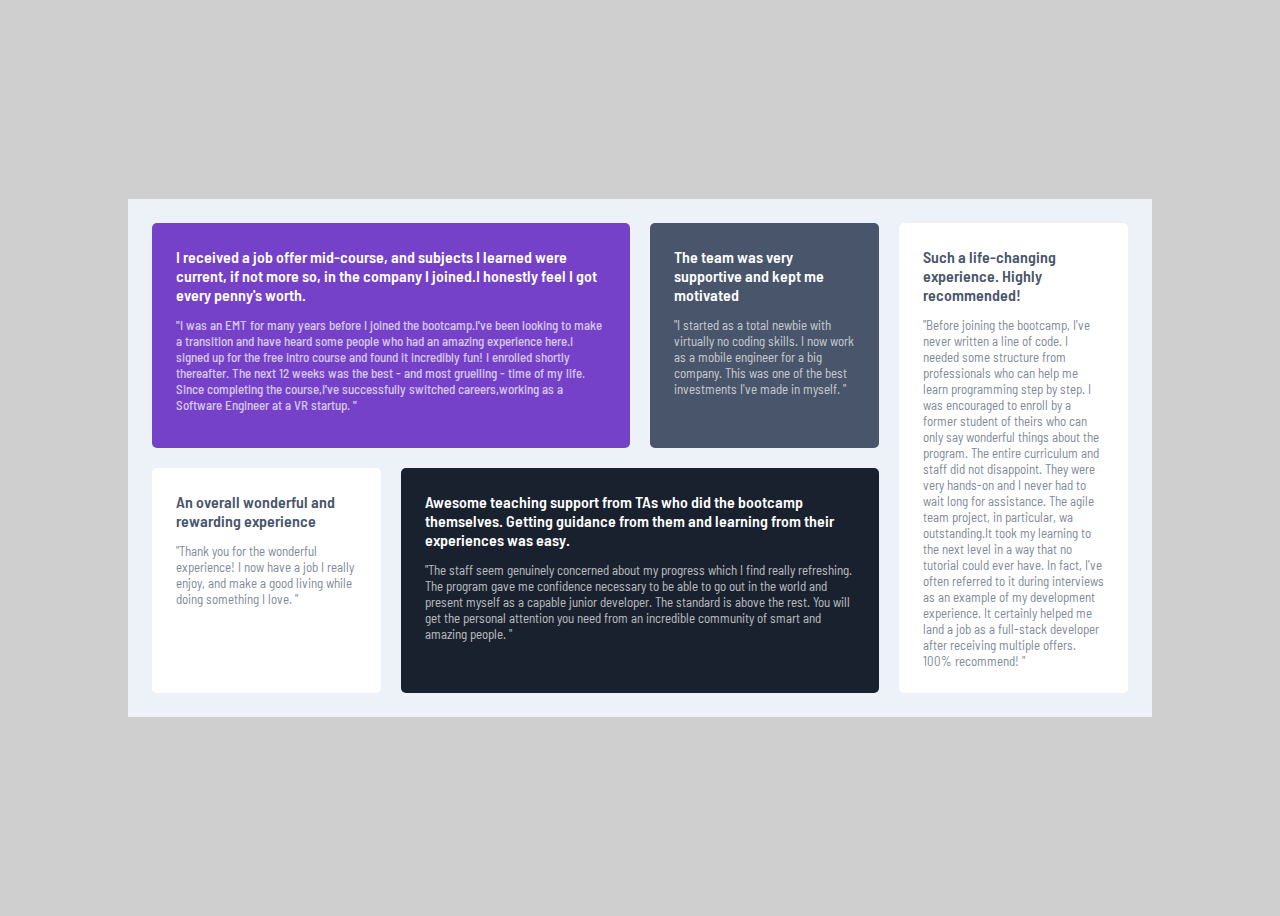
<file: Images/project6.html>
<!DOCTYPE html>

<html>
    <head>
        <title>Testimonial Grid Section Project</title>
        <link rel="stylesheet" href="./project6.css">
        <link rel="preconnect" href="https://fonts.googleapis.com">
        <link rel="preconnect" href="https://fonts.gstatic.com" crossorigin>
        <link href="https://fonts.googleapis.com/css2?family=Barlow+Semi+Condensed&display=swap" rel="stylesheet">
    </head>

    <body>
        <div class="main-container">
            <div class="first-item">
                <!-- <div class="mini-first-item">
                    <img src="./image-daniel.jpg" alt="Image fo Daniel">
                    <p>
                        Daniel Clifford
                        <span>Verified Graduate</span>
                    </p>
                </div> -->
                <p class="first-text">I received a job offer mid-course, and subjects I learned were current, if not more so, in the company I joined.I honestly feel I got every penny's worth.</p>
                <p class="mini-first-text">
                    "I was an EMT for many years before I joined the bootcamp.I've been looking to make a transition and have heard some people who had an amazing experience here.I signed up for the free intro course and found it incredibly fun! I enrolled shortly thereafter. The next 12 weeks was the best - and most gruelling - time of my life. Since completing the course,I've successfully switched careers,working as a Software Engineer at a VR startup. "
                </p>
            </div>

            <div class="second-item">
                <p class="second-text">The team was very supportive and kept me motivated</p>
                <p class="mini-second-text">
                    "I started as a total newbie with virtually no coding skills. I now work as a mobile engineer for a big company. This was one of the best investments I've made in myself. "
                </p>
            </div>
            <div class="third-item">
                <p class="third-text">An overall wonderful and rewarding experience</p>
                <p class="mini-third-text">
                    "Thank you for the wonderful experience! I now have a job I really enjoy, and make a good living while doing something I love. "
                </p>
            </div>
            <div class="fourth-item">
                <p class="fourth-text">Awesome teaching support from TAs who did the bootcamp themselves. Getting guidance from them and learning from their experiences was easy. </p>
                <p class="mini-fourth-text">
                    "The staff seem genuinely concerned about my progress which I find really refreshing. The program gave me confidence necessary to be able to go out in the world and present myself as a capable junior developer. The standard is above the rest. You will get the personal attention you need from an incredible community of smart and amazing people. "
                </p>
            </div>
            <div class="fifth-item">
                <p class="fifth-text">Such a life-changing experience. Highly recommended!</p>
                <p class="mini-fifth-text">
                    "Before joining the bootcamp, I've never written a line of code. I needed some structure from professionals who can help me learn programming step by step. I was encouraged to enroll by a former student of theirs who can only say wonderful things about the program. The entire curriculum and staff did not disappoint. They were very hands-on and I never had to wait long for assistance. The agile team project, in particular, wa outstanding.It took my learning to the next level in a way that no tutorial could ever have. In fact, I've often referred to it during interviews as an example of my development experience. It certainly helped me land a job as a full-stack    developer after receiving multiple offers. 100% recommend! "
                </p>
            </div>
        </div>
    </body>
</html>
</file>
<file: Images/project6.css>
*,
*::before,
*::after {
    box-sizing: border-box;
}

/* img {
    width: 35px;
    height: 35px;
    border-radius: 50%;
    
} */

:root {
    --first-color:hsl(263 55% 52%);
    --second-color:hsl(217 19% 35%);
    --third-color:hsl(219 29% 14%);
    --fourth-color:hsl(0 0% 100%);
    --fifth-color:hsl(0 0% 81%);
    --sixth-color:hsl(210 46% 95%);
    --text-font:'Barlow Semi Condensed', sans-serif;
}

body {
    /* font-size: 13px; */
    font-family: var(--text-font);
    display: flex;
    min-height: 100vh;
    justify-content: center;
    align-items: center;
    background: #000;
}

.main-container {
    width: 300px;
    display: grid;
    grid-template-columns: auto;
    grid-template-rows: auto;
    gap: 20px;
    background: var(--sixth-color);
    padding: 1.5rem;
}

.first-item,
.second-item,
.third-item,
.fourth-item,
.fifth-item {
    border-radius: 5px;
    padding: 1.5rem;
}


.first-item {
    grid-column: 1 / 2;
    grid-row: 1 / 2;
    background: var(--first-color);
}

.mini-first-item {
    display: flex;
    justify-content: space-between;
    align-items: center;
    max-width: 140px;
}

/* .mini-first-item > p {
    color: #fff;
}

.mini-first-item p > span {
    display: block;
    font-size: 13px;
    opacity: 70%;
} */

.first-text {
    /* max-width: 180px; */
    color: var(--fourth-color);
    font-weight: 600;
    margin: 0;
}

.mini-first-text {
    margin-bottom: 0;
    color: var(--fourth-color);
    opacity: 70%;
    font-weight: 500;
}

.second-item {
    grid-column: 1 / 2;
    grid-row: 2 / 3;
    background: var(--second-color);
}

.second-text {
    margin: 0;
    color: var(--fourth-color);
    font-weight: 600;
}

.mini-second-text {
    margin-bottom: 0;
    color: var(--fourth-color);
    opacity: 70%;
}

.third-item {
    grid-column: 1 / 2;
    grid-row: 3 / 4;
    background: var(--fourth-color);
}

.third-text {
    color: var(--second-color);
    font-weight: 600;
    margin: 0;
}

.mini-third-text {
    margin-bottom: 0;
    color: var(--second-color);
    opacity: 70%;
}

.fourth-item {
    grid-column: 1 / 2;
    grid-row: 4 / 5;
    background: var(--third-color);
}

.fourth-text {
    margin: 0;
    color: var(--fourth-color);
    font-weight: 600;
}

.mini-fourth-text {
    margin-bottom: 0;
    color: var(--fourth-color);
    opacity: 70%;
}

.fifth-item {
    grid-column: 1 / 2;
    grid-row: 5 / 6;
    background: var(--fourth-color);
}

.fifth-text {
    color: var(--second-color);
    font-weight: 600;
    margin: 0;
}

.mini-fifth-text {
    margin-bottom: 0;
    color: var(--second-color);
    opacity: 70%;
}

.mini-first-text,
.mini-second-text,
.mini-third-text,
.mini-fourth-text,
.mini-fifth-text {
    font-size: 13px;
}


@media (min-width: 600px) {
    body {
        background: var(--fifth-color);
    }

    .main-container {
        min-width: 1024px;
        /* max-width: 1024px; */
        display: grid;
        grid-template-columns:repeat(4, 1fr);
        grid-template-rows: repeat(2, 1fr);
        gap: 20px;
    }

    .first-item {
        grid-column: 1 / 3;
        grid-row: 1 / 2 ;
    }

    .second-item {
        grid-column: 3 / 4;
        grid-row: 1 / 2;
    }



    .third-item {
        grid-column: 1 / 2;
        grid-row: 2 / 3;
    }

    

    .fourth-item {
        grid-column: 2 / 4;
        grid-row: 2 / 3;
    }

    .mini-fourth-text {
        margin-bottom: 0;
    }

    .fifth-item {
        grid-column: 4 / 5;
        grid-row: 1 / 3;
    }
    

}
</file>
